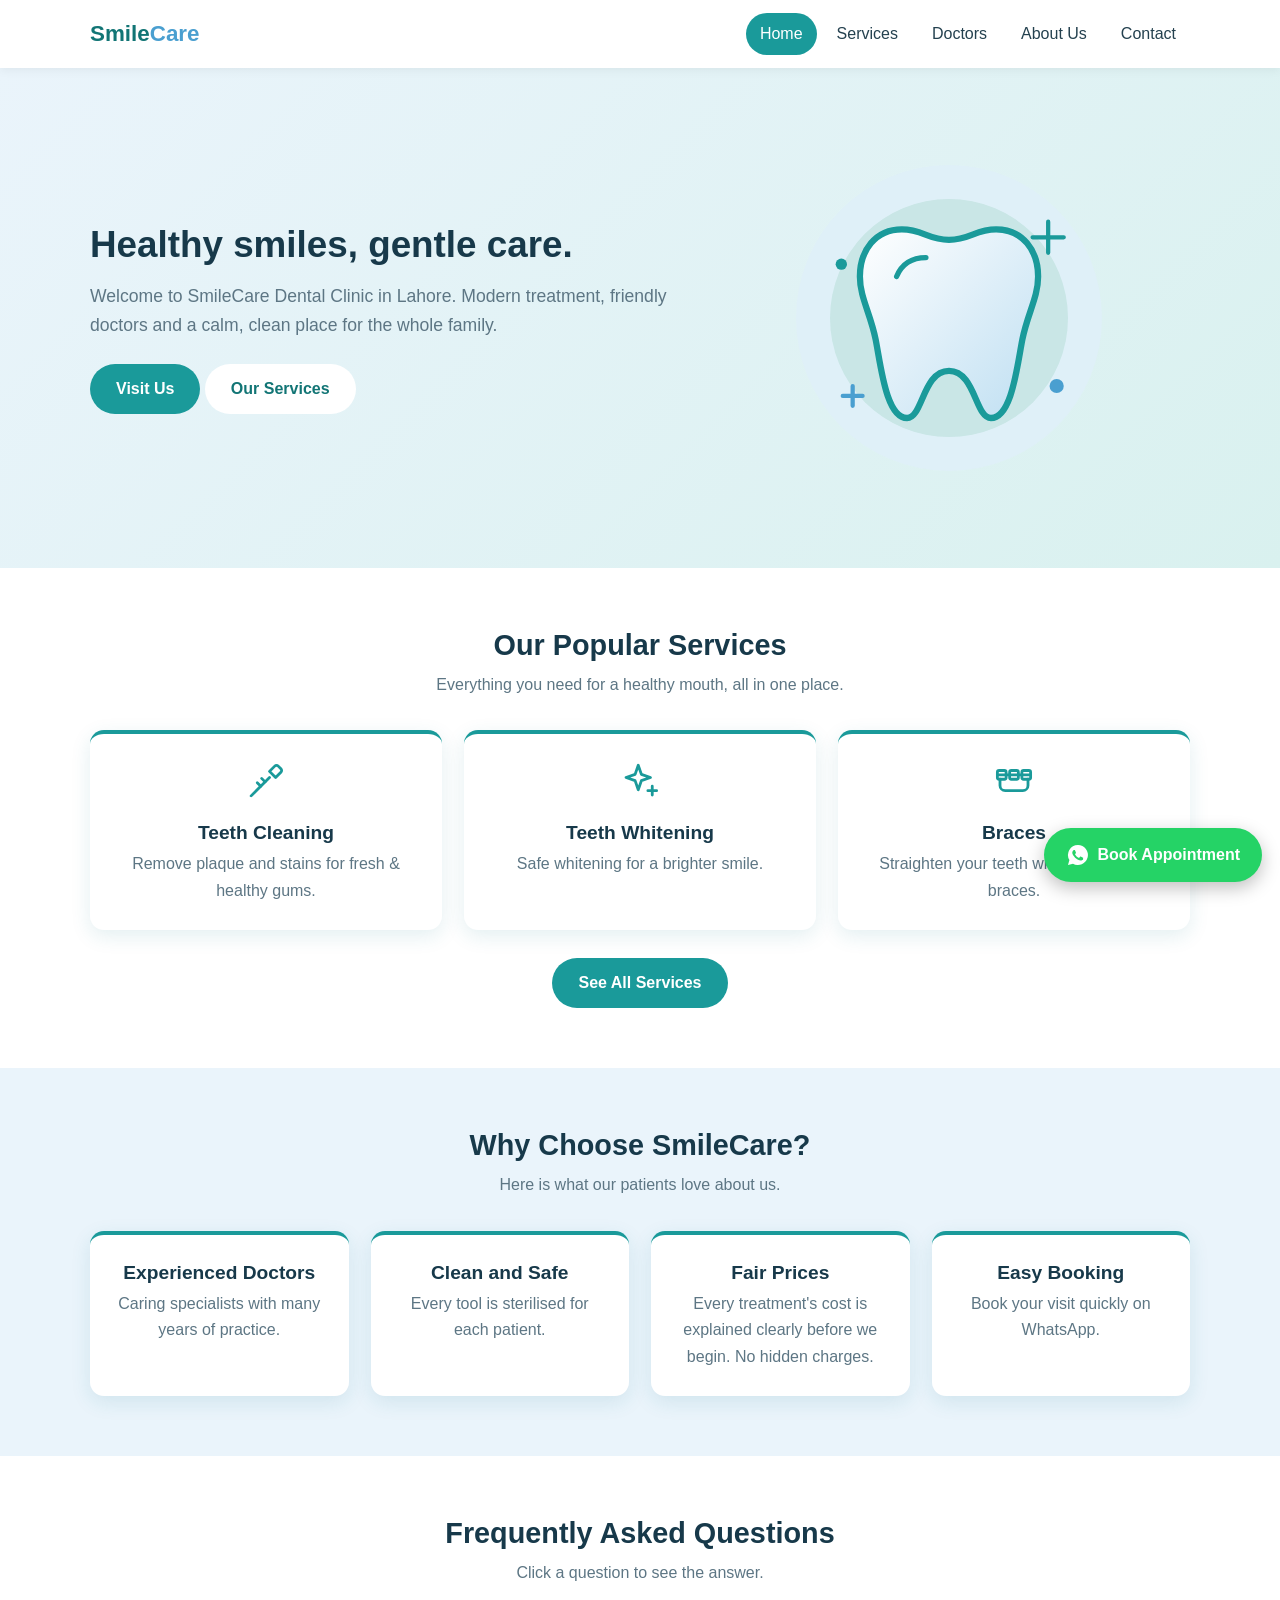
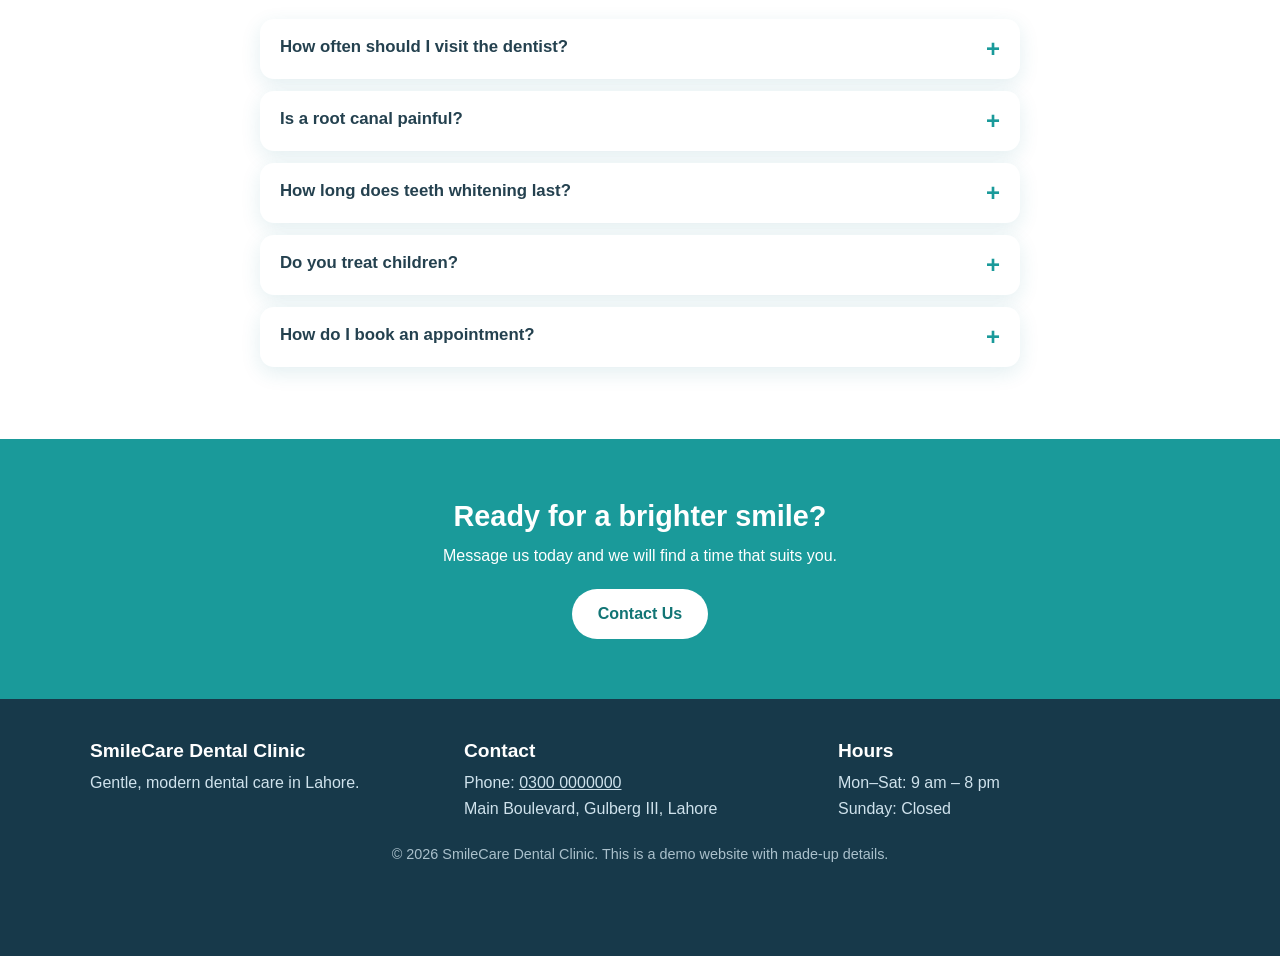
<file: index.html>
<!DOCTYPE html>
<html lang="en">
<head>
  <meta charset="UTF-8">
  <meta name="viewport" content="width=device-width, initial-scale=1">
  <title>SmileCare Dental Clinic | Lahore</title>
  <meta name="description" content="SmileCare Dental Clinic in Lahore. Gentle, modern dental care for the whole family.">
  <link rel="stylesheet" href="style.css">
</head>
<body>

<header>
  <div class="container nav">
    <a href="index.html" class="logo">Smile<span>Care</span></a>
    <button class="menu-toggle" id="menu-toggle" aria-label="Open menu" aria-expanded="false">&#9776;</button>
    <ul class="menu" id="menu">
      <li><a href="index.html" class="active">Home</a></li>
      <li><a href="services.html">Services</a></li>
      <li><a href="doctors.html">Doctors</a></li>
      <li><a href="about.html">About Us</a></li>
      <li><a href="contact.html">Contact</a></li>
    </ul>
  </div>
</header>

<main>
  <section class="hero">
    <div class="container">
      <div>
        <h1>Healthy smiles, gentle care.</h1>
        <p>Welcome to SmileCare Dental Clinic in Lahore. Modern treatment, friendly doctors and a calm, clean place for the whole family.</p>
        <a class="btn" href="contact.html">Visit Us</a>
        <a class="btn btn-light" href="services.html">Our Services</a>
      </div>
      <div class="hero-art" aria-hidden="true">
        <svg viewBox="0 0 240 240" xmlns="http://www.w3.org/2000/svg">
          <defs>
            <linearGradient id="toothFill" x1="0" y1="0" x2="1" y2="1">
              <stop offset="0" stop-color="#ffffff"/>
              <stop offset="1" stop-color="#bfdff2"/>
            </linearGradient>
          </defs>
          <circle cx="120" cy="120" r="108" fill="#dff0f8"/>
          <circle cx="120" cy="120" r="84" fill="#c9e6e6"/>
          <g transform="translate(120 124) scale(7.4) translate(-12 -12)" fill="url(#toothFill)" stroke="#1a9a9a" stroke-width="0.6" stroke-linejoin="round" stroke-linecap="round">
            <path d="M7.5 3C5 3 3.5 5 3.5 7.5c0 2 1 3.5 1.5 6C5.5 16 6 21 8 21c1.5 0 1.5-4.5 4-4.5s2.5 4.5 4 4.5c2 0 2.5-5 3-7.5.5-2.5 1.5-4 1.5-6C20.5 5 19 3 16.5 3c-2 0-2.5 1-4.5 1S9.5 3 7.5 3z"/>
            <path d="M7 7.5c.5-1.2 1.5-1.8 2.8-1.8" fill="none" stroke-width="0.5"/>
          </g>
          <g fill="none" stroke="#1a9a9a" stroke-width="3" stroke-linecap="round">
            <path d="M190 52v22M179 63h22"/>
            <path d="M52 168v14M45 175h14" stroke="#4a9fd0"/>
          </g>
          <circle cx="196" cy="168" r="5" fill="#4a9fd0"/>
          <circle cx="44" cy="82" r="4" fill="#1a9a9a"/>
        </svg>
      </div>
    </div>
  </section>

  <section>
    <div class="container center">
      <h2>Our Popular Services</h2>
      <p class="lead">Everything you need for a healthy mouth, all in one place.</p>
      <div class="grid">
        <div class="card"><div class="icon"><svg viewBox="0 0 24 24" aria-hidden="true"><path d="M3.5 20.5L14 10"/><path d="M14 6.5l3.5 3.5 3-3a1.4 1.4 0 0 0 0-2l-1.5-1.5a1.4 1.4 0 0 0-2 0z"/><path d="M11.5 12.5l-2-2M9 15l-2-2"/></svg></div><h3>Teeth Cleaning</h3><p>Remove plaque and stains for fresh & healthy gums.</p></div>
        <div class="card"><div class="icon"><svg viewBox="0 0 24 24" aria-hidden="true"><path d="M11 3l1.8 5.2L18 10l-5.2 1.8L11 17l-1.8-5.2L4 10l5.2-1.8z"/><path d="M19 15v5M16.5 17.5h5"/></svg></div><h3>Teeth Whitening</h3><p>Safe whitening for a brighter smile.</p></div>
        <div class="card"><div class="icon"><svg viewBox="0 0 24 24" aria-hidden="true"><rect x="2.5" y="6" width="5" height="5" rx="1"/><rect x="9.5" y="6" width="5" height="5" rx="1"/><rect x="16.5" y="6" width="5" height="5" rx="1"/><path d="M2.5 8.5h19"/><path d="M4 11v3.5a3 3 0 0 0 3 3h10a3 3 0 0 0 3-3V11"/></svg></div><h3>Braces</h3><p>Straighten your teeth with comfortable braces.</p></div>
      </div>
      <p style="margin-top:28px"><a class="btn" href="services.html">See All Services</a></p>
    </div>
  </section>

  <section class="bg-soft">
    <div class="container center">
      <h2>Why Choose SmileCare?</h2>
      <p class="lead">Here is what our patients love about us.</p>
      <div class="grid">
        <div class="card"><h3>Experienced Doctors</h3><p>Caring specialists with many years of practice.</p></div>
        <div class="card"><h3>Clean and Safe</h3><p>Every tool is sterilised for each patient.</p></div>
        <div class="card"><h3>Fair Prices</h3><p>Every treatment's cost is explained clearly before we begin. No hidden charges.</p></div>
        <div class="card"><h3>Easy Booking</h3><p>Book your visit quickly on WhatsApp.</p></div>
      </div>
    </div>
  </section>

  <section>
    <div class="container">
      <h2 class="center">Frequently Asked Questions</h2>
      <p class="lead center">Click a question to see the answer.</p>
      <div class="faq">
        <div class="faq-item">
          <button class="faq-question" aria-expanded="false">How often should I visit the dentist?</button>
          <div class="faq-answer"><p>Most people should have a check-up and cleaning every 6 months. Your dentist may suggest more visits if you have gum problems.</p></div>
        </div>
        <div class="faq-item">
          <button class="faq-question" aria-expanded="false">Is a root canal painful?</button>
          <div class="faq-answer"><p>No. We use local numbing medicine, so most patients feel little more than they would with a filling.</p></div>
        </div>
        <div class="faq-item">
          <button class="faq-question" aria-expanded="false">How long does teeth whitening last?</button>
          <div class="faq-answer"><p>Results often last 6 to 12 months. Avoiding too much tea, coffee and smoking helps them last longer.</p></div>
        </div>
        <div class="faq-item">
          <button class="faq-question" aria-expanded="false">Do you treat children?</button>
          <div class="faq-answer"><p>Yes. We welcome children and take extra time to make them feel comfortable.</p></div>
        </div>
        <div class="faq-item">
          <button class="faq-question" aria-expanded="false">How do I book an appointment?</button>
          <div class="faq-answer"><p>Tap the green Book Appointment button to message us on WhatsApp, or call 0300 0000000.</p></div>
        </div>
      </div>
    </div>
  </section>

  <section class="cta">
    <div class="container">
      <h2>Ready for a brighter smile?</h2>
      <p>Message us today and we will find a time that suits you.</p>
      <a class="btn btn-light" href="contact.html">Contact Us</a>
    </div>
  </section>
</main>

<footer>
  <div class="container">
    <div class="grid">
      <div><h3>SmileCare Dental Clinic</h3><p>Gentle, modern dental care in Lahore.</p></div>
      <div><h3>Contact</h3><p>Phone: <a href="tel:03000000000">0300 0000000</a><br>Main Boulevard, Gulberg III, Lahore</p></div>
      <div><h3>Hours</h3><p>Mon&ndash;Sat: 9 am &ndash; 8 pm<br>Sunday: Closed</p></div>
    </div>
    <p class="copyright">&copy; <span id="year">2026</span> SmileCare Dental Clinic. This is a demo website with made-up details.</p>
  </div>
</footer>

<a class="whatsapp-float" href="https://wa.me/923000000000?text=Hello%20SmileCare%2C%20I%20would%20like%20to%20book%20an%20appointment." target="_blank" rel="noopener" aria-label="Book Appointment on WhatsApp">
  <svg viewBox="0 0 24 24" aria-hidden="true"><path d="M12 2a10 10 0 0 0-8.6 15.1L2 22l5-1.3A10 10 0 1 0 12 2zm5.2 14.2c-.2.6-1.3 1.2-1.8 1.2-.5.1-1 .2-3.3-.7-2.8-1.2-4.6-4-4.7-4.2-.1-.2-1.1-1.5-1.1-2.8s.7-2 1-2.3c.2-.3.5-.3.7-.3h.5c.2 0 .4 0 .6.5l.8 2c.1.2.1.3 0 .5l-.3.5-.4.4c-.1.2-.3.3-.1.6.2.3.7 1.2 1.5 1.9 1 .9 1.9 1.2 2.1 1.3.3.1.4.1.6-.1l.8-1c.2-.3.4-.2.6-.1l1.9.9c.3.1.5.2.5.3.1.1.1.6-.1 1.2z"/></svg>
  <span>Book Appointment</span>
</a>

<script src="script.js"></script>
</body>
</html>
</file>
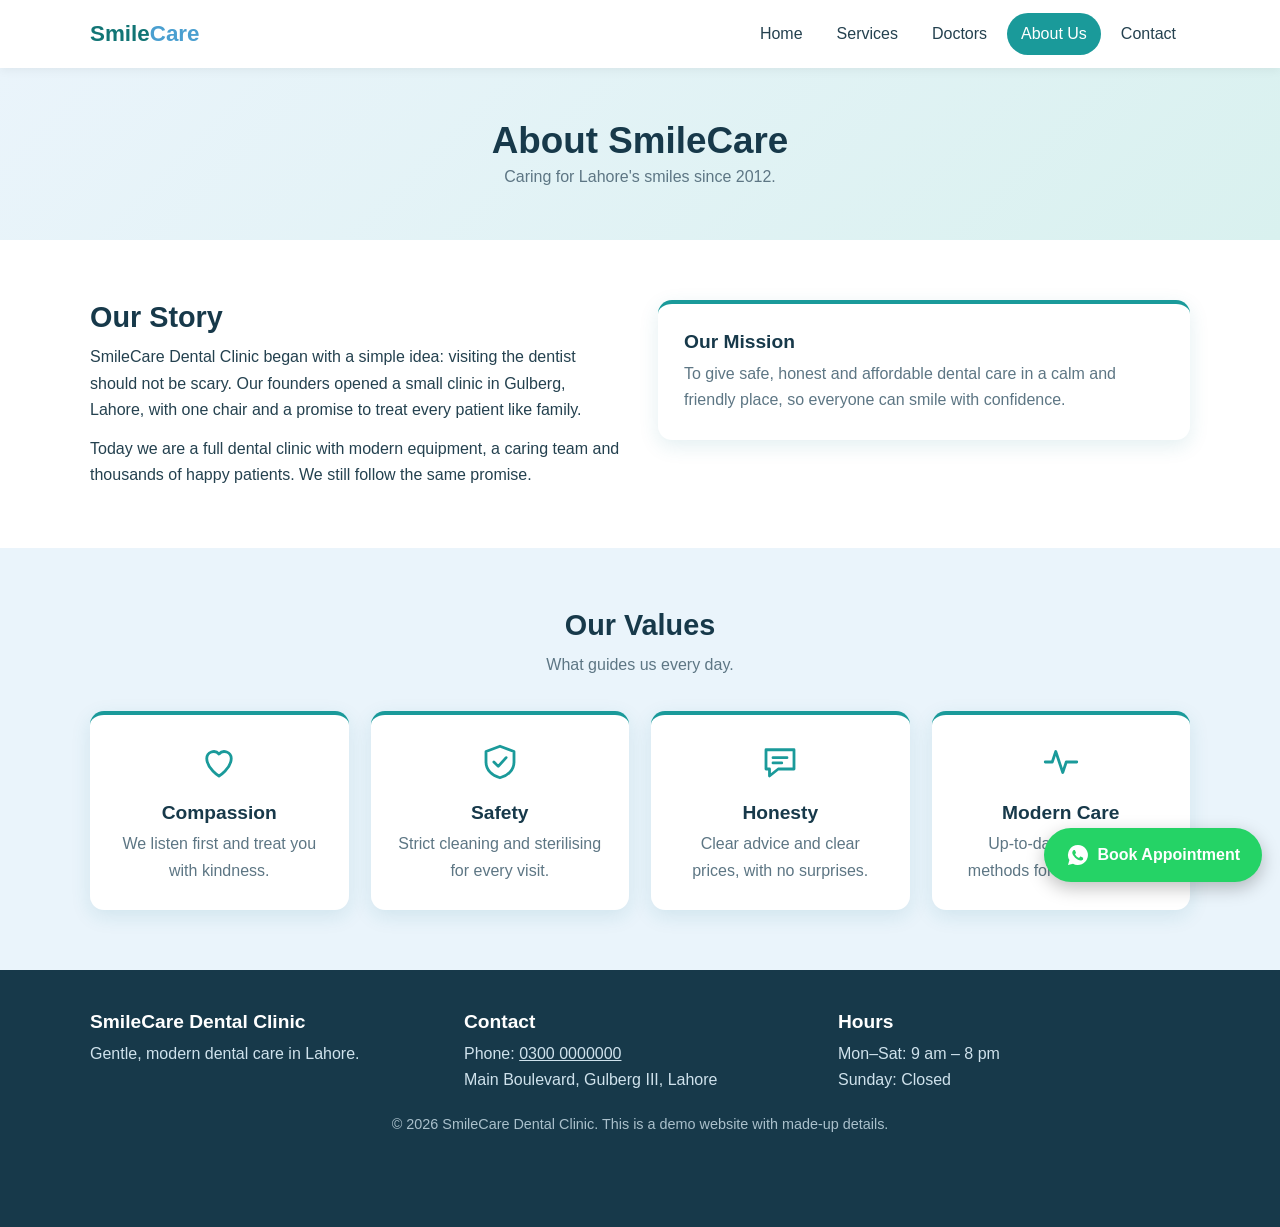
<file: about.html>
<!DOCTYPE html>
<html lang="en">
<head>
  <meta charset="UTF-8">
  <meta name="viewport" content="width=device-width, initial-scale=1">
  <title>About Us | SmileCare Dental Clinic</title>
  <meta name="description" content="Learn about SmileCare Dental Clinic in Lahore, our story and our values.">
  <link rel="stylesheet" href="style.css">
</head>
<body>

<header>
  <div class="container nav">
    <a href="index.html" class="logo">Smile<span>Care</span></a>
    <button class="menu-toggle" id="menu-toggle" aria-label="Open menu" aria-expanded="false">&#9776;</button>
    <ul class="menu" id="menu">
      <li><a href="index.html">Home</a></li>
      <li><a href="services.html">Services</a></li>
      <li><a href="doctors.html">Doctors</a></li>
      <li><a href="about.html" class="active">About Us</a></li>
      <li><a href="contact.html">Contact</a></li>
    </ul>
  </div>
</header>

<main>
  <div class="page-title">
    <div class="container">
      <h1>About SmileCare</h1>
      <p>Caring for Lahore's smiles since 2012.</p>
    </div>
  </div>

  <section>
    <div class="container two-col">
      <div>
        <h2>Our Story</h2>
        <p>SmileCare Dental Clinic began with a simple idea: visiting the dentist should not be scary. Our founders opened a small clinic in Gulberg, Lahore, with one chair and a promise to treat every patient like family.</p>
        <p style="margin-top:12px">Today we are a full dental clinic with modern equipment, a caring team and thousands of happy patients. We still follow the same promise.</p>
      </div>
      <div class="card">
        <h3>Our Mission</h3>
        <p>To give safe, honest and affordable dental care in a calm and friendly place, so everyone can smile with confidence.</p>
      </div>
    </div>
  </section>

  <section class="bg-soft">
    <div class="container center">
      <h2>Our Values</h2>
      <p class="lead">What guides us every day.</p>
      <div class="grid">
        <div class="card"><div class="icon"><svg viewBox="0 0 24 24" aria-hidden="true"><path d="M12 20s-7-4.4-7-10a4 4 0 0 1 7-2.6A4 4 0 0 1 19 10c0 5.6-7 10-7 10z"/></svg></div><h3>Compassion</h3><p>We listen first and treat you with kindness.</p></div>
        <div class="card"><div class="icon"><svg viewBox="0 0 24 24" aria-hidden="true"><path d="M12 3l8 3v6c0 4.5-3.5 8-8 9-4.5-1-8-4.5-8-9V6z"/><path d="M8.5 12l2.5 2.5 4.5-5"/></svg></div><h3>Safety</h3><p>Strict cleaning and sterilising for every visit.</p></div>
        <div class="card"><div class="icon"><svg viewBox="0 0 24 24" aria-hidden="true"><path d="M4 5h16v11h-9l-5 4v-4H4z"/><path d="M8 9.5h8M8 12.5h5"/></svg></div><h3>Honesty</h3><p>Clear advice and clear prices, with no surprises.</p></div>
        <div class="card"><div class="icon"><svg viewBox="0 0 24 24" aria-hidden="true"><path d="M3 12h4l2-6 4 12 2-6h6"/></svg></div><h3>Modern Care</h3><p>Up-to-date tools and methods for better results.</p></div>
      </div>
    </div>
  </section>
</main>

<footer>
  <div class="container">
    <div class="grid">
      <div><h3>SmileCare Dental Clinic</h3><p>Gentle, modern dental care in Lahore.</p></div>
      <div><h3>Contact</h3><p>Phone: <a href="tel:03000000000">0300 0000000</a><br>Main Boulevard, Gulberg III, Lahore</p></div>
      <div><h3>Hours</h3><p>Mon&ndash;Sat: 9 am &ndash; 8 pm<br>Sunday: Closed</p></div>
    </div>
    <p class="copyright">&copy; <span id="year">2026</span> SmileCare Dental Clinic. This is a demo website with made-up details.</p>
  </div>
</footer>

<a class="whatsapp-float" href="https://wa.me/923000000000?text=Hello%20SmileCare%2C%20I%20would%20like%20to%20book%20an%20appointment." target="_blank" rel="noopener" aria-label="Book Appointment on WhatsApp">
  <svg viewBox="0 0 24 24" aria-hidden="true"><path d="M12 2a10 10 0 0 0-8.6 15.1L2 22l5-1.3A10 10 0 1 0 12 2zm5.2 14.2c-.2.6-1.3 1.2-1.8 1.2-.5.1-1 .2-3.3-.7-2.8-1.2-4.6-4-4.7-4.2-.1-.2-1.1-1.5-1.1-2.8s.7-2 1-2.3c.2-.3.5-.3.7-.3h.5c.2 0 .4 0 .6.5l.8 2c.1.2.1.3 0 .5l-.3.5-.4.4c-.1.2-.3.3-.1.6.2.3.7 1.2 1.5 1.9 1 .9 1.9 1.2 2.1 1.3.3.1.4.1.6-.1l.8-1c.2-.3.4-.2.6-.1l1.9.9c.3.1.5.2.5.3.1.1.1.6-.1 1.2z"/></svg>
  <span>Book Appointment</span>
</a>

<script src="script.js"></script>
</body>
</html>
</file>
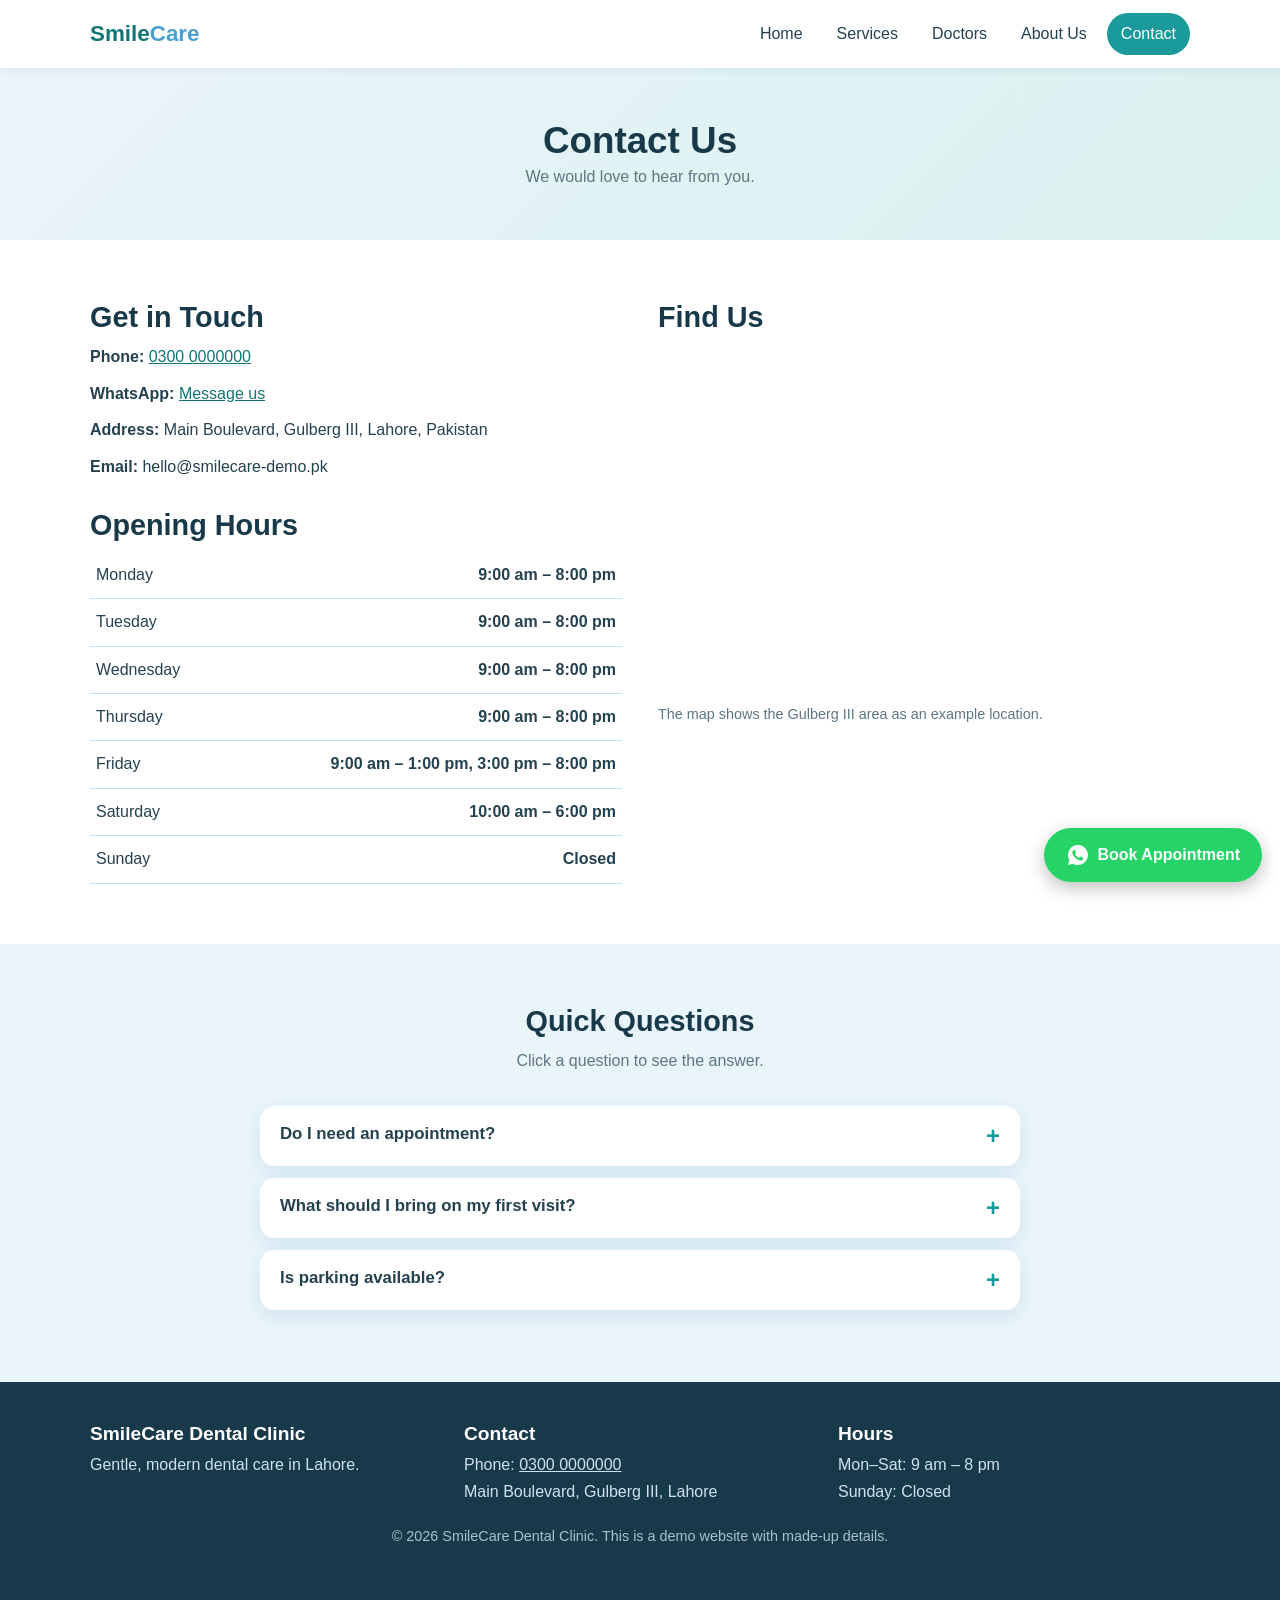
<file: contact.html>
<!DOCTYPE html>
<html lang="en">
<head>
  <meta charset="UTF-8">
  <meta name="viewport" content="width=device-width, initial-scale=1">
  <title>Contact | SmileCare Dental Clinic</title>
  <meta name="description" content="Contact SmileCare Dental Clinic in Lahore. Phone, address, opening hours and map.">
  <link rel="stylesheet" href="style.css">
</head>
<body>

<header>
  <div class="container nav">
    <a href="index.html" class="logo">Smile<span>Care</span></a>
    <button class="menu-toggle" id="menu-toggle" aria-label="Open menu" aria-expanded="false">&#9776;</button>
    <ul class="menu" id="menu">
      <li><a href="index.html">Home</a></li>
      <li><a href="services.html">Services</a></li>
      <li><a href="doctors.html">Doctors</a></li>
      <li><a href="about.html">About Us</a></li>
      <li><a href="contact.html" class="active">Contact</a></li>
    </ul>
  </div>
</header>

<main>
  <div class="page-title">
    <div class="container">
      <h1>Contact Us</h1>
      <p>We would love to hear from you.</p>
    </div>
  </div>

  <section>
    <div class="container two-col">
      <div>
        <h2>Get in Touch</h2>
        <ul class="info-list">
          <li><strong>Phone:</strong> <a href="tel:03000000000">0300 0000000</a></li>
          <li><strong>WhatsApp:</strong> <a href="https://wa.me/923000000000" target="_blank" rel="noopener">Message us</a></li>
          <li><strong>Address:</strong> Main Boulevard, Gulberg III, Lahore, Pakistan</li>
          <li><strong>Email:</strong> hello@smilecare-demo.pk</li>
        </ul>

        <h2 style="margin-top:28px">Opening Hours</h2>
        <table class="hours">
          <tr><td>Monday</td><td>9:00 am &ndash; 8:00 pm</td></tr>
          <tr><td>Tuesday</td><td>9:00 am &ndash; 8:00 pm</td></tr>
          <tr><td>Wednesday</td><td>9:00 am &ndash; 8:00 pm</td></tr>
          <tr><td>Thursday</td><td>9:00 am &ndash; 8:00 pm</td></tr>
          <tr><td>Friday</td><td>9:00 am &ndash; 1:00 pm, 3:00 pm &ndash; 8:00 pm</td></tr>
          <tr><td>Saturday</td><td>10:00 am &ndash; 6:00 pm</td></tr>
          <tr><td>Sunday</td><td>Closed</td></tr>
        </table>
      </div>

      <div class="map">
        <h2>Find Us</h2>
        <iframe
          title="Map showing SmileCare Dental Clinic area in Gulberg, Lahore"
          src="https://www.google.com/maps?q=Gulberg+III,+Lahore,+Pakistan&amp;output=embed"
          loading="lazy"
          referrerpolicy="no-referrer-when-downgrade"
          allowfullscreen></iframe>
        <p style="margin-top:10px;color:var(--muted);font-size:0.9rem">The map shows the Gulberg III area as an example location.</p>
      </div>
    </div>
  </section>

  <section class="bg-soft">
    <div class="container">
      <h2 class="center">Quick Questions</h2>
      <p class="lead center">Click a question to see the answer.</p>
      <div class="faq">
        <div class="faq-item">
          <button class="faq-question" aria-expanded="false">Do I need an appointment?</button>
          <div class="faq-answer"><p>Appointments are best, so you wait less. Emergencies are seen as soon as possible.</p></div>
        </div>
        <div class="faq-item">
          <button class="faq-question" aria-expanded="false">What should I bring on my first visit?</button>
          <div class="faq-answer"><p>Bring your ID and any old dental reports or X-rays, if you have them.</p></div>
        </div>
        <div class="faq-item">
          <button class="faq-question" aria-expanded="false">Is parking available?</button>
          <div class="faq-answer"><p>Yes, there is free parking in front of the clinic.</p></div>
        </div>
      </div>
    </div>
  </section>
</main>

<footer>
  <div class="container">
    <div class="grid">
      <div><h3>SmileCare Dental Clinic</h3><p>Gentle, modern dental care in Lahore.</p></div>
      <div><h3>Contact</h3><p>Phone: <a href="tel:03000000000">0300 0000000</a><br>Main Boulevard, Gulberg III, Lahore</p></div>
      <div><h3>Hours</h3><p>Mon&ndash;Sat: 9 am &ndash; 8 pm<br>Sunday: Closed</p></div>
    </div>
    <p class="copyright">&copy; <span id="year">2026</span> SmileCare Dental Clinic. This is a demo website with made-up details.</p>
  </div>
</footer>

<a class="whatsapp-float" href="https://wa.me/923000000000?text=Hello%20SmileCare%2C%20I%20would%20like%20to%20book%20an%20appointment." target="_blank" rel="noopener" aria-label="Book Appointment on WhatsApp">
  <svg viewBox="0 0 24 24" aria-hidden="true"><path d="M12 2a10 10 0 0 0-8.6 15.1L2 22l5-1.3A10 10 0 1 0 12 2zm5.2 14.2c-.2.6-1.3 1.2-1.8 1.2-.5.1-1 .2-3.3-.7-2.8-1.2-4.6-4-4.7-4.2-.1-.2-1.1-1.5-1.1-2.8s.7-2 1-2.3c.2-.3.5-.3.7-.3h.5c.2 0 .4 0 .6.5l.8 2c.1.2.1.3 0 .5l-.3.5-.4.4c-.1.2-.3.3-.1.6.2.3.7 1.2 1.5 1.9 1 .9 1.9 1.2 2.1 1.3.3.1.4.1.6-.1l.8-1c.2-.3.4-.2.6-.1l1.9.9c.3.1.5.2.5.3.1.1.1.6-.1 1.2z"/></svg>
  <span>Book Appointment</span>
</a>

<script src="script.js"></script>
</body>
</html>
</file>
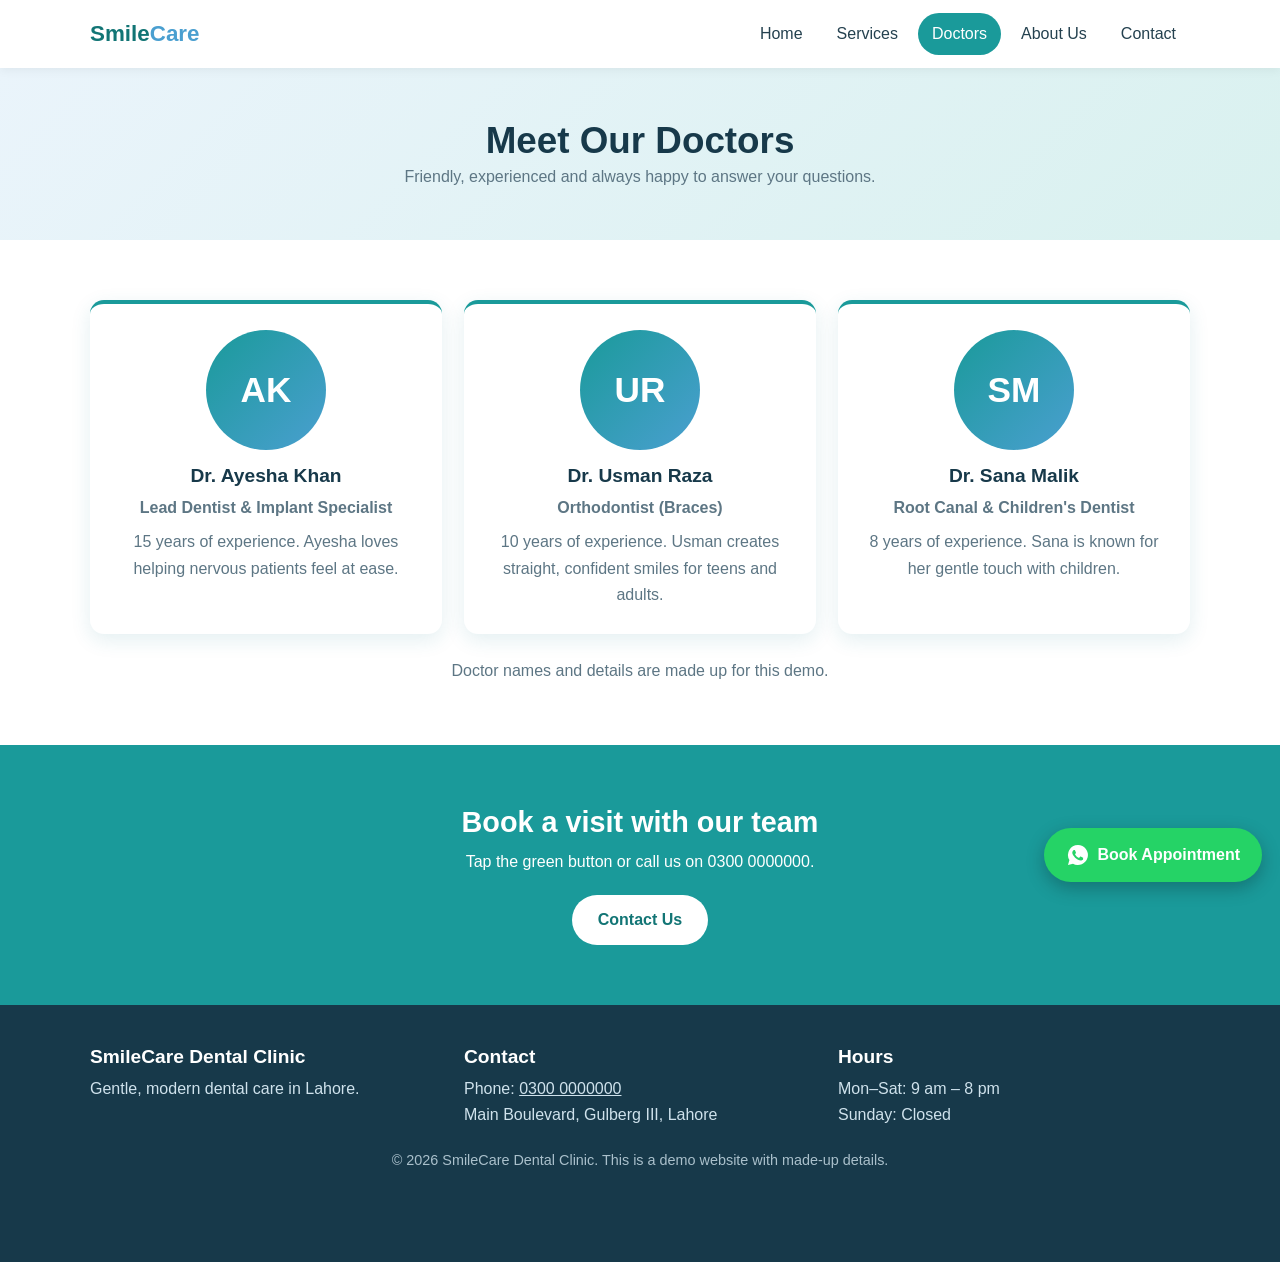
<file: doctors.html>
<!DOCTYPE html>
<html lang="en">
<head>
  <meta charset="UTF-8">
  <meta name="viewport" content="width=device-width, initial-scale=1">
  <title>Doctors | SmileCare Dental Clinic</title>
  <meta name="description" content="Meet the dentists at SmileCare Dental Clinic, Lahore.">
  <link rel="stylesheet" href="style.css">
</head>
<body>

<header>
  <div class="container nav">
    <a href="index.html" class="logo">Smile<span>Care</span></a>
    <button class="menu-toggle" id="menu-toggle" aria-label="Open menu" aria-expanded="false">&#9776;</button>
    <ul class="menu" id="menu">
      <li><a href="index.html">Home</a></li>
      <li><a href="services.html">Services</a></li>
      <li><a href="doctors.html" class="active">Doctors</a></li>
      <li><a href="about.html">About Us</a></li>
      <li><a href="contact.html">Contact</a></li>
    </ul>
  </div>
</header>

<main>
  <div class="page-title">
    <div class="container">
      <h1>Meet Our Doctors</h1>
      <p>Friendly, experienced and always happy to answer your questions.</p>
    </div>
  </div>

  <section>
    <div class="container">
      <div class="grid">
        <div class="card doctor">
          <div class="avatar" role="img" aria-label="Placeholder photo of Dr. Ayesha Khan">AK</div>
          <h3>Dr. Ayesha Khan</h3>
          <p class="role">Lead Dentist &amp; Implant Specialist</p>
          <p>15 years of experience. Ayesha loves helping nervous patients feel at ease.</p>
        </div>
        <div class="card doctor">
          <div class="avatar" role="img" aria-label="Placeholder photo of Dr. Usman Raza">UR</div>
          <h3>Dr. Usman Raza</h3>
          <p class="role">Orthodontist (Braces)</p>
          <p>10 years of experience. Usman creates straight, confident smiles for teens and adults.</p>
        </div>
        <div class="card doctor">
          <div class="avatar" role="img" aria-label="Placeholder photo of Dr. Sana Malik">SM</div>
          <h3>Dr. Sana Malik</h3>
          <p class="role">Root Canal &amp; Children's Dentist</p>
          <p>8 years of experience. Sana is known for her gentle touch with children.</p>
        </div>
      </div>
      <p class="center" style="margin-top:24px;color:var(--muted)">Doctor names and details are made up for this demo.</p>
    </div>
  </section>

  <section class="cta">
    <div class="container">
      <h2>Book a visit with our team</h2>
      <p>Tap the green button or call us on 0300 0000000.</p>
      <a class="btn btn-light" href="contact.html">Contact Us</a>
    </div>
  </section>
</main>

<footer>
  <div class="container">
    <div class="grid">
      <div><h3>SmileCare Dental Clinic</h3><p>Gentle, modern dental care in Lahore.</p></div>
      <div><h3>Contact</h3><p>Phone: <a href="tel:03000000000">0300 0000000</a><br>Main Boulevard, Gulberg III, Lahore</p></div>
      <div><h3>Hours</h3><p>Mon&ndash;Sat: 9 am &ndash; 8 pm<br>Sunday: Closed</p></div>
    </div>
    <p class="copyright">&copy; <span id="year">2026</span> SmileCare Dental Clinic. This is a demo website with made-up details.</p>
  </div>
</footer>

<a class="whatsapp-float" href="https://wa.me/923000000000?text=Hello%20SmileCare%2C%20I%20would%20like%20to%20book%20an%20appointment." target="_blank" rel="noopener" aria-label="Book Appointment on WhatsApp">
  <svg viewBox="0 0 24 24" aria-hidden="true"><path d="M12 2a10 10 0 0 0-8.6 15.1L2 22l5-1.3A10 10 0 1 0 12 2zm5.2 14.2c-.2.6-1.3 1.2-1.8 1.2-.5.1-1 .2-3.3-.7-2.8-1.2-4.6-4-4.7-4.2-.1-.2-1.1-1.5-1.1-2.8s.7-2 1-2.3c.2-.3.5-.3.7-.3h.5c.2 0 .4 0 .6.5l.8 2c.1.2.1.3 0 .5l-.3.5-.4.4c-.1.2-.3.3-.1.6.2.3.7 1.2 1.5 1.9 1 .9 1.9 1.2 2.1 1.3.3.1.4.1.6-.1l.8-1c.2-.3.4-.2.6-.1l1.9.9c.3.1.5.2.5.3.1.1.1.6-.1 1.2z"/></svg>
  <span>Book Appointment</span>
</a>

<script src="script.js"></script>
</body>
</html>
</file>
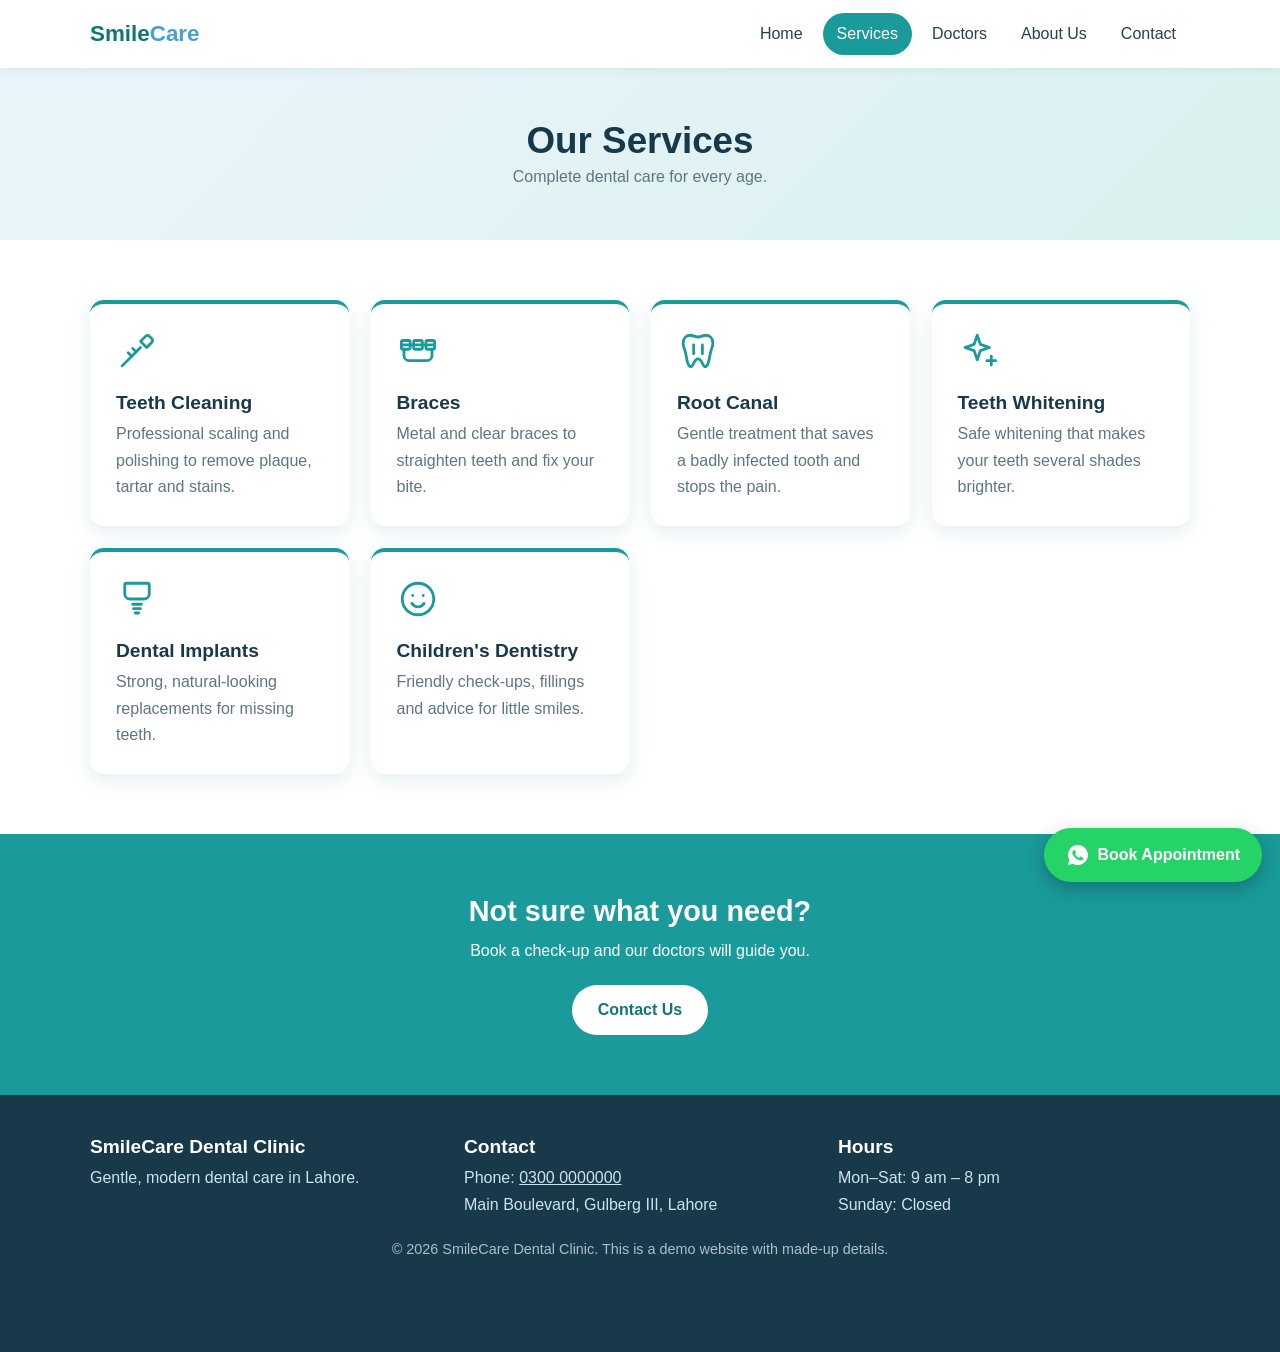
<file: services.html>
<!DOCTYPE html>
<html lang="en">
<head>
  <meta charset="UTF-8">
  <meta name="viewport" content="width=device-width, initial-scale=1">
  <title>Services | SmileCare Dental Clinic</title>
  <meta name="description" content="Dental services at SmileCare Dental Clinic, Lahore: cleaning, braces, root canal, whitening, implants and more.">
  <link rel="stylesheet" href="style.css">
</head>
<body>

<header>
  <div class="container nav">
    <a href="index.html" class="logo">Smile<span>Care</span></a>
    <button class="menu-toggle" id="menu-toggle" aria-label="Open menu" aria-expanded="false">&#9776;</button>
    <ul class="menu" id="menu">
      <li><a href="index.html">Home</a></li>
      <li><a href="services.html" class="active">Services</a></li>
      <li><a href="doctors.html">Doctors</a></li>
      <li><a href="about.html">About Us</a></li>
      <li><a href="contact.html">Contact</a></li>
    </ul>
  </div>
</header>

<main>
  <div class="page-title">
    <div class="container">
      <h1>Our Services</h1>
      <p>Complete dental care for every age.</p>
    </div>
  </div>

  <section>
    <div class="container">
      <div class="grid">
        <div class="card"><div class="icon"><svg viewBox="0 0 24 24" aria-hidden="true"><path d="M3.5 20.5L14 10"/><path d="M14 6.5l3.5 3.5 3-3a1.4 1.4 0 0 0 0-2l-1.5-1.5a1.4 1.4 0 0 0-2 0z"/><path d="M11.5 12.5l-2-2M9 15l-2-2"/></svg></div><h3>Teeth Cleaning</h3><p>Professional scaling and polishing to remove plaque, tartar and stains.</p></div>
        <div class="card"><div class="icon"><svg viewBox="0 0 24 24" aria-hidden="true"><rect x="2.5" y="6" width="5" height="5" rx="1"/><rect x="9.5" y="6" width="5" height="5" rx="1"/><rect x="16.5" y="6" width="5" height="5" rx="1"/><path d="M2.5 8.5h19"/><path d="M4 11v3.5a3 3 0 0 0 3 3h10a3 3 0 0 0 3-3V11"/></svg></div><h3>Braces</h3><p>Metal and clear braces to straighten teeth and fix your bite.</p></div>
        <div class="card"><div class="icon"><svg viewBox="0 0 24 24" aria-hidden="true"><path d="M7.5 3C5 3 3.5 5 3.5 7.5c0 2 1 3.5 1.5 6C5.5 16 6 21 8 21c1.5 0 1.5-4.5 4-4.5s2.5 4.5 4 4.5c2 0 2.5-5 3-7.5.5-2.5 1.5-4 1.5-6C20.5 5 19 3 16.5 3c-2 0-2.5 1-4.5 1S9.5 3 7.5 3z"/><path d="M9.5 8.5v5M14.5 8.5v5"/></svg></div><h3>Root Canal</h3><p>Gentle treatment that saves a badly infected tooth and stops the pain.</p></div>
        <div class="card"><div class="icon"><svg viewBox="0 0 24 24" aria-hidden="true"><path d="M11 3l1.8 5.2L18 10l-5.2 1.8L11 17l-1.8-5.2L4 10l5.2-1.8z"/><path d="M19 15v5M16.5 17.5h5"/></svg></div><h3>Teeth Whitening</h3><p>Safe whitening that makes your teeth several shades brighter.</p></div>
        <div class="card"><div class="icon"><svg viewBox="0 0 24 24" aria-hidden="true"><path d="M6 3h12a1 1 0 0 1 1 1v5a3 3 0 0 1-3 3H8a3 3 0 0 1-3-3V4a1 1 0 0 1 1-1z"/><path d="M9.5 15h5M10 17.5h4M11 20h2"/></svg></div><h3>Dental Implants</h3><p>Strong, natural-looking replacements for missing teeth.</p></div>
        <div class="card"><div class="icon"><svg viewBox="0 0 24 24" aria-hidden="true"><circle cx="12" cy="12" r="9"/><path d="M8.5 14.5c1 1.5 2 2 3.5 2s2.5-.5 3.5-2M9 10h.01M15 10h.01"/></svg></div><h3>Children's Dentistry</h3><p>Friendly check-ups, fillings and advice for little smiles.</p></div>
      </div>
    </div>
  </section>

  <section class="cta">
    <div class="container">
      <h2>Not sure what you need?</h2>
      <p>Book a check-up and our doctors will guide you.</p>
      <a class="btn btn-light" href="contact.html">Contact Us</a>
    </div>
  </section>
</main>

<footer>
  <div class="container">
    <div class="grid">
      <div><h3>SmileCare Dental Clinic</h3><p>Gentle, modern dental care in Lahore.</p></div>
      <div><h3>Contact</h3><p>Phone: <a href="tel:03000000000">0300 0000000</a><br>Main Boulevard, Gulberg III, Lahore</p></div>
      <div><h3>Hours</h3><p>Mon&ndash;Sat: 9 am &ndash; 8 pm<br>Sunday: Closed</p></div>
    </div>
    <p class="copyright">&copy; <span id="year">2026</span> SmileCare Dental Clinic. This is a demo website with made-up details.</p>
  </div>
</footer>

<a class="whatsapp-float" href="https://wa.me/923000000000?text=Hello%20SmileCare%2C%20I%20would%20like%20to%20book%20an%20appointment." target="_blank" rel="noopener" aria-label="Book Appointment on WhatsApp">
  <svg viewBox="0 0 24 24" aria-hidden="true"><path d="M12 2a10 10 0 0 0-8.6 15.1L2 22l5-1.3A10 10 0 1 0 12 2zm5.2 14.2c-.2.6-1.3 1.2-1.8 1.2-.5.1-1 .2-3.3-.7-2.8-1.2-4.6-4-4.7-4.2-.1-.2-1.1-1.5-1.1-2.8s.7-2 1-2.3c.2-.3.5-.3.7-.3h.5c.2 0 .4 0 .6.5l.8 2c.1.2.1.3 0 .5l-.3.5-.4.4c-.1.2-.3.3-.1.6.2.3.7 1.2 1.5 1.9 1 .9 1.9 1.2 2.1 1.3.3.1.4.1.6-.1l.8-1c.2-.3.4-.2.6-.1l1.9.9c.3.1.5.2.5.3.1.1.1.6-.1 1.2z"/></svg>
  <span>Book Appointment</span>
</a>

<script src="script.js"></script>
</body>
</html>
</file>
<file: style.css>
/* ---------- Colors and basic settings ---------- */
:root {
  --white: #ffffff;
  --soft-blue: #eaf4fb;
  --blue: #bfdff2;
  --teal: #1a9a9a;
  --teal-dark: #127575;
  --text: #24414f;
  --muted: #5d7684;
  --whatsapp: #25d366;
  --radius: 14px;
  --shadow: 0 6px 20px rgba(26, 120, 140, 0.12);
}

* { box-sizing: border-box; margin: 0; padding: 0; }

html { scroll-behavior: smooth; }

body {
  font-family: "Segoe UI", Arial, sans-serif;
  color: var(--text);
  background: var(--white);
  line-height: 1.65;
}

img, iframe { max-width: 100%; }
a { color: var(--teal-dark); }
h1, h2, h3 { line-height: 1.25; color: #17394a; }
h1 { font-size: 2.3rem; }
h2 { font-size: 1.8rem; margin-bottom: 0.5rem; }
h3 { font-size: 1.2rem; margin-bottom: 0.4rem; }

.container { width: min(1100px, 92%); margin: 0 auto; }
section { padding: 60px 0; }
.bg-soft { background: var(--soft-blue); }
.center { text-align: center; }
.lead { color: var(--muted); max-width: 640px; margin: 0 auto 32px; }

/* ---------- Top menu ---------- */
header {
  background: var(--white);
  position: sticky;
  top: 0;
  z-index: 50;
  box-shadow: 0 2px 10px rgba(0, 0, 0, 0.06);
}
.nav {
  display: flex;
  align-items: center;
  justify-content: space-between;
  min-height: 68px;
}
.logo {
  font-size: 1.4rem;
  font-weight: 700;
  color: var(--teal-dark);
  text-decoration: none;
}
.logo span { color: #4a9fd0; }

.menu { display: flex; list-style: none; gap: 6px; }
.menu a {
  display: block;
  padding: 8px 14px;
  border-radius: 999px;
  text-decoration: none;
  color: var(--text);
  font-weight: 500;
}
.menu a:hover { background: var(--soft-blue); }
.menu a.active { background: var(--teal); color: var(--white); }

.menu-toggle {
  display: none;
  background: none;
  border: 2px solid var(--teal);
  color: var(--teal-dark);
  font-size: 1.5rem;
  line-height: 1;
  padding: 4px 12px;
  border-radius: 8px;
  cursor: pointer;
}

/* ---------- Buttons ---------- */
.btn {
  display: inline-block;
  background: var(--teal);
  color: var(--white);
  padding: 12px 26px;
  border-radius: 999px;
  text-decoration: none;
  font-weight: 600;
  border: none;
  cursor: pointer;
  transition: background 0.2s, transform 0.2s;
}
.btn:hover { background: var(--teal-dark); transform: translateY(-2px); }
.btn-light { background: var(--white); color: var(--teal-dark); }
.btn-light:hover { background: var(--soft-blue); }

/* ---------- Hero banner ---------- */
.hero {
  background: linear-gradient(135deg, var(--soft-blue), #d9f1ef);
  padding: 80px 0;
}
.hero .container {
  display: grid;
  grid-template-columns: 1.2fr 1fr;
  gap: 40px;
  align-items: center;
}
.hero p { margin: 14px 0 24px; color: var(--muted); font-size: 1.1rem; }
.hero-art {
  display: flex;
  align-items: center;
  justify-content: center;
}
.hero-art svg { width: min(340px, 100%); height: auto; }
.page-title {
  background: linear-gradient(135deg, var(--soft-blue), #d9f1ef);
  padding: 50px 0;
  text-align: center;
}
.page-title p { color: var(--muted); }

/* ---------- Cards ---------- */
.grid {
  display: grid;
  grid-template-columns: repeat(auto-fit, minmax(240px, 1fr));
  gap: 22px;
}
.card {
  background: var(--white);
  border-radius: var(--radius);
  padding: 26px;
  box-shadow: var(--shadow);
  border-top: 4px solid var(--teal);
  transition: transform 0.2s;
}
.card:hover { transform: translateY(-5px); }
.card .icon { margin-bottom: 10px; }
.card .icon svg {
  width: 42px;
  height: 42px;
  fill: none;
  stroke: var(--teal);
  stroke-width: 1.6;
  stroke-linecap: round;
  stroke-linejoin: round;
}
.card p { color: var(--muted); }

/* ---------- Doctors ---------- */
.doctor { text-align: center; }
.avatar {
  width: 120px;
  height: 120px;
  border-radius: 50%;
  margin: 0 auto 14px;
  display: flex;
  align-items: center;
  justify-content: center;
  font-size: 2.2rem;
  font-weight: 700;
  color: var(--white);
  background: linear-gradient(135deg, var(--teal), #4a9fd0);
}
.role { color: var(--teal-dark); font-weight: 600; margin-bottom: 8px; }

/* ---------- Two-column blocks ---------- */
.two-col {
  display: grid;
  grid-template-columns: 1fr 1fr;
  gap: 36px;
  align-items: start;
}

/* ---------- Opening hours ---------- */
.hours { width: 100%; border-collapse: collapse; }
.hours td { padding: 10px 6px; border-bottom: 1px solid var(--blue); }
.hours td:last-child { text-align: right; font-weight: 600; }
.map iframe { width: 100%; height: 340px; border: 0; border-radius: var(--radius); }
.info-list { list-style: none; }
.info-list li { margin-bottom: 10px; }

/* ---------- FAQ ---------- */
.faq { max-width: 760px; margin: 0 auto; }
.faq-item {
  background: var(--white);
  border-radius: var(--radius);
  box-shadow: var(--shadow);
  margin-bottom: 12px;
  overflow: hidden;
}
.faq-question {
  width: 100%;
  text-align: left;
  background: none;
  border: none;
  padding: 18px 20px;
  font-size: 1.05rem;
  font-weight: 600;
  color: var(--text);
  cursor: pointer;
  display: flex;
  justify-content: space-between;
  gap: 12px;
  font-family: inherit;
}
.faq-question::after { content: "+"; color: var(--teal); font-size: 1.5rem; line-height: 1; }
.faq-question[aria-expanded="true"]::after { content: "\2212"; }
.faq-answer {
  max-height: 0;
  overflow: hidden;
  padding: 0 20px;
  color: var(--muted);
  transition: max-height 0.3s ease, padding 0.3s ease;
}
.faq-item.open .faq-answer { padding-bottom: 18px; }

/* ---------- Call-to-action strip ---------- */
.cta { background: var(--teal); color: var(--white); text-align: center; }
.cta h2 { color: var(--white); }
.cta p { margin-bottom: 20px; }

/* ---------- Footer ---------- */
footer { background: #17394a; color: #cfe2ec; padding: 40px 0 90px; }
footer a { color: #cfe2ec; }
footer .grid { margin-bottom: 20px; }
footer h3 { color: var(--white); }
.copyright { text-align: center; font-size: 0.9rem; opacity: 0.8; }

/* ---------- Floating WhatsApp button ---------- */
.whatsapp-float {
  position: fixed;
  right: 18px;
  bottom: 18px;
  z-index: 100;
  background: var(--whatsapp);
  color: var(--white);
  text-decoration: none;
  font-weight: 700;
  padding: 14px 22px;
  border-radius: 999px;
  box-shadow: 0 6px 18px rgba(0, 0, 0, 0.25);
  display: flex;
  align-items: center;
  gap: 8px;
  transition: transform 0.2s;
}
.whatsapp-float:hover { transform: scale(1.06); }
.whatsapp-float svg { width: 24px; height: 24px; fill: currentColor; }

/* ---------- Phones and small screens ---------- */
@media (max-width: 800px) {
  h1 { font-size: 1.8rem; }
  h2 { font-size: 1.5rem; }
  section { padding: 44px 0; }
  .hero { padding: 50px 0; }
  .hero .container, .two-col { grid-template-columns: 1fr; }
  .hero-art svg { width: min(220px, 70%); }

  .menu-toggle { display: block; }
  .menu {
    display: none;
    position: absolute;
    top: 100%;
    left: 0;
    right: 0;
    flex-direction: column;
    background: var(--white);
    padding: 10px 4%;
    box-shadow: 0 8px 14px rgba(0, 0, 0, 0.1);
  }
  .menu.open { display: flex; }
}

/* ---------- Phones only: WhatsApp button becomes a small round icon ---------- */
@media (max-width: 600px) {
  .whatsapp-float {
    width: 54px;
    height: 54px;
    padding: 0;
    justify-content: center;
    right: 14px;
    bottom: 14px;
  }
  .whatsapp-float span { display: none; }
  .whatsapp-float svg { width: 28px; height: 28px; }
}
</file>
